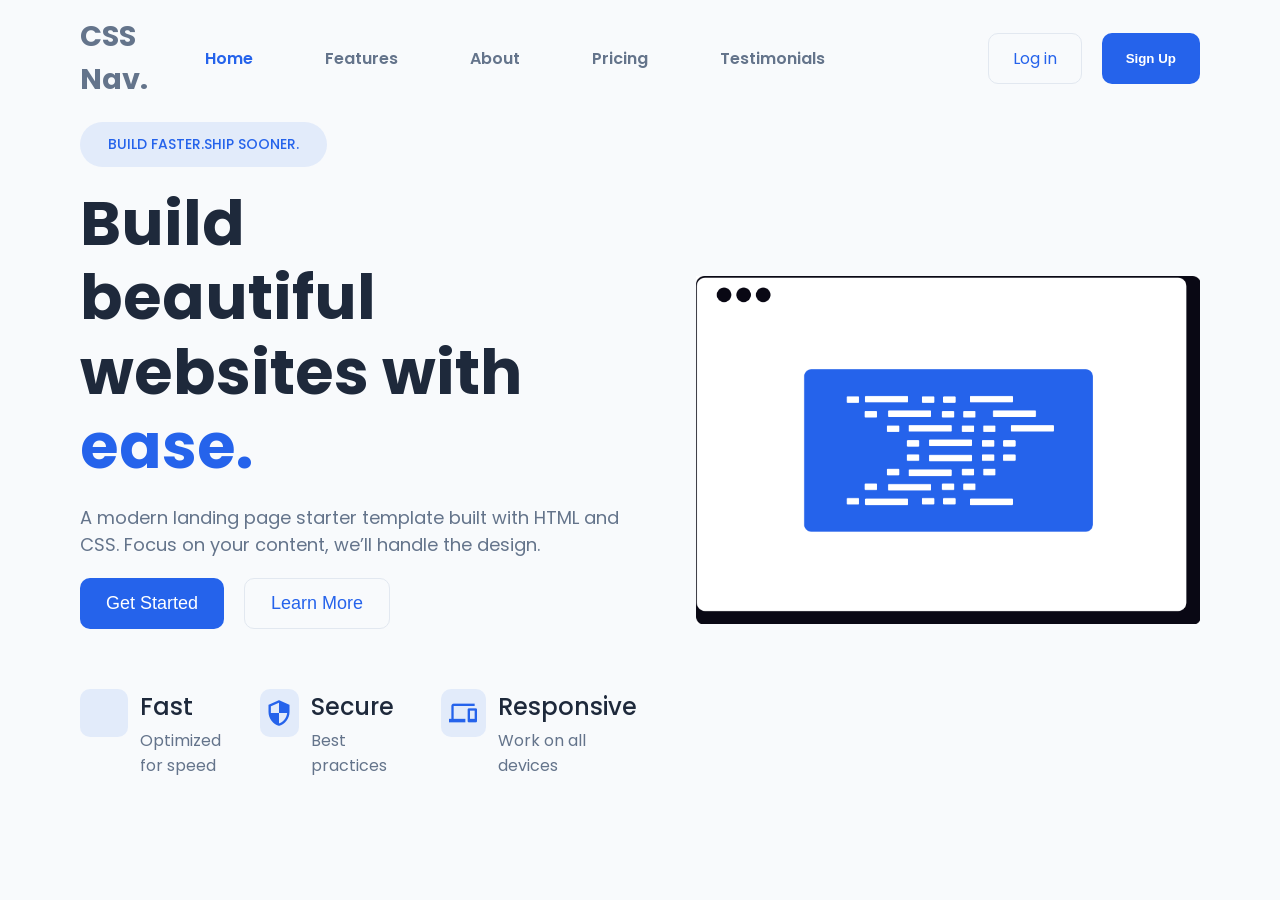
<file: index.html>
<!DOCTYPE html>
<html lang="en">

<head>
    <meta charset="UTF-8">
    <meta name="viewport" content="width=device-width, initial-scale=1.0">
    <title>CSS Nav - Landing page</title>

    <link rel="stylesheet" href="assets/css/style.css">
<link href="https://fonts.googleapis.com/css2?family=Material+Icons" rel="stylesheet">
</head>

<body>
    <!-- Navbar Section -->
    <header>
        <nav>
            <div class="logo">
                <h1>CSS Nav.</h1>
            </div>
            <ul class="nav-list">
                <li><a href="#" class="active">Home</a></li>
                <li><a href="#">Features</a></li>
                <li><a href="#">About</a></li>
                <li><a href="#">Pricing</a></li>
                <li><a href="#">Testimonials</a></li>
            </ul>
            <div class="cta">
                <a href="pages/login.html" class="btn-secondary">Log in</a>
                <button class="btn-primary">Sign Up</button>
            </div>
            <div class="ham-icon">
                <span class="material-icons ham-menu">
                    menu
                </span>
            </div>
        </nav>
    </header>

    <!-- Hero Section -->
    <section class="hero">
        <div class="hero-left">
            <p class="hero-badge">BUILD FASTER.SHIP SOONER.</p>
            <h1 class="title">Build beautiful websites with <span class="highlight">ease.</span></h1>
            <p class="desc">A modern landing page starter template built with HTML and CSS. Focus on your content, we’ll
                handle the
                design.
            </p>
            <div class="hero-cta">
                <button class="btn-primary">Get Started</button>
                <button class="btn-secondary">Learn More</button>
            </div>
            <div class="hero-benefits">
                <div>
                    <div class="benefit-icons">
                        <span class="material-icons ben-icon">
                            bolt
                        </span>
                    </div>
                    <div class="benefit-text">
                        <h3>Fast</h3>
                        <p>Optimized for speed</p>
                    </div>
                </div>
                <div>
                    <div class="benefit-icons">
                        <span class="material-icons ben-icon">
                            security
                        </span>
                    </div>
                    <div class="benefit-text">
                        <h3>Secure</h3>
                        <p>Best practices</p>
                    </div>
                </div>
                <div>
                    <div class="benefit-icons">
                        <span class="material-icons ben-icon">
                            devices
                        </span>
                    </div>
                    <div class="benefit-text">
                        <h3>Responsive</h3>
                        <p>Work on all devices</p>
                    </div>
                </div>
            </div>
        </div>
        <div class="hero-right">
            <img src="assets/hero.png" alt="hero image">
            <div class="hero-benefits">
                <div>
                    <div class="benefit-icons">
                        <span class="material-icons ben-icon">
                            bolt
                        </span>
                    </div>
                    <div class="benefit-text">
                        <h3>Fast</h3>
                        <p>Optimized for speed</p>
                    </div>
                </div>
                <div>
                    <div class="benefit-icons">
                        <span class="material-icons ben-icon">
                            security
                        </span>
                    </div>
                    <div class="benefit-text">
                        <h3>Secure</h3>
                        <p>Best practices</p>
                    </div>
                </div>
                <div>
                    <div class="benefit-icons">
                        <span class="material-icons ben-icon">
                            devices
                        </span>
                    </div>
                    <div class="benefit-text">
                        <h3>Responsive</h3>
                        <p>Work on all devices</p>
                    </div>
                </div>
            </div>
        </div>
    </section>
    
    <script src="assets/js/navbar.js"></script>
</body>

</html>
</file>
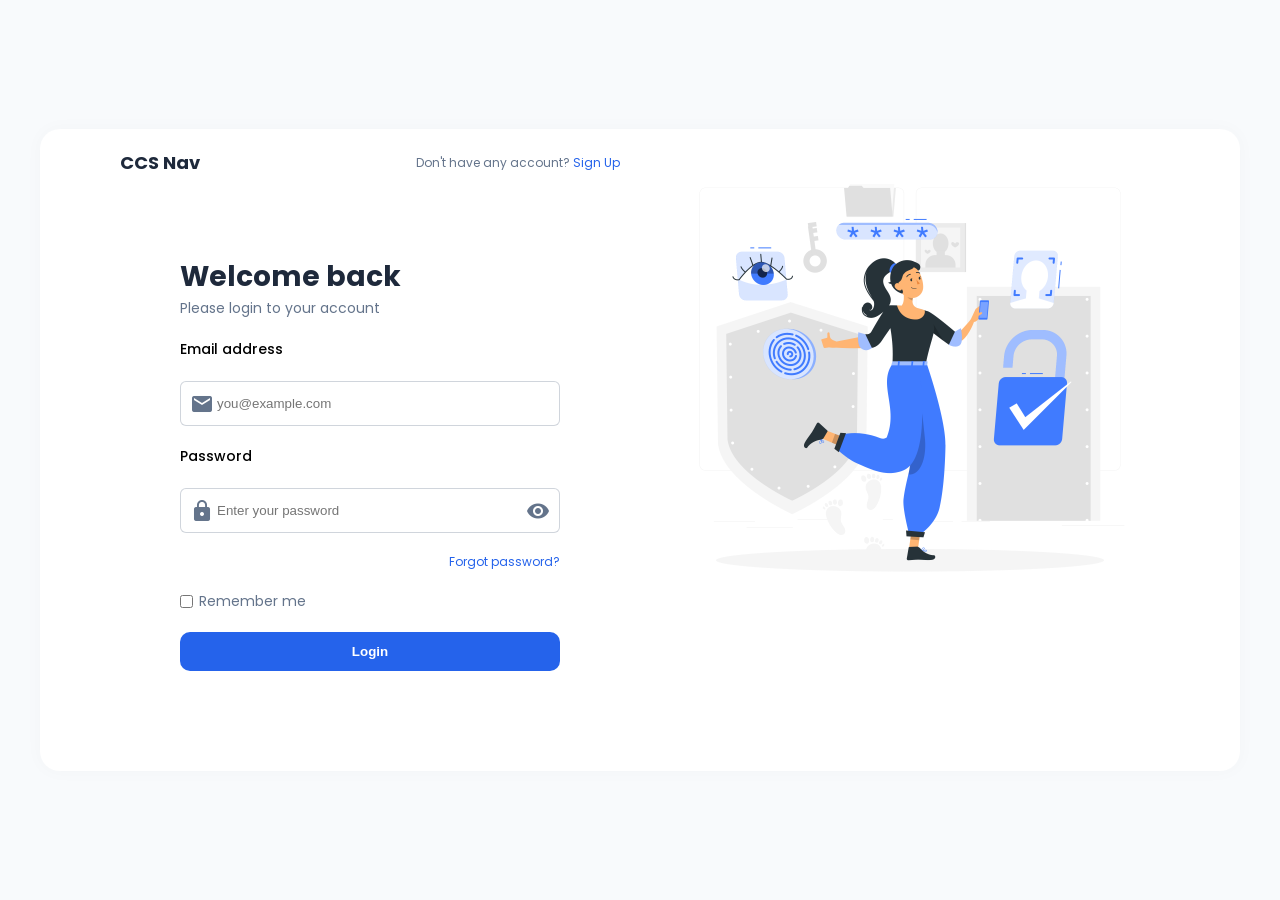
<file: login.html>
<!DOCTYPE html>
<html lang="en">

<head>
    <meta charset="UTF-8">
    <meta name="viewport" content="width=device-width, initial-scale=1.0">
    <title>Login - CSS Nav</title>

    <link rel="stylesheet" href="login.css">
    <link href="https://fonts.googleapis.com/icon?family=Material+Icons" rel="stylesheet">

</head>

<body>
    <section class="form-login">
        <form action="" class="form-left" id="form-login">
            <div class="form-head">
                <h2>CCS Nav</h2>
                <p>Don't have any account? <span><a href="">Sign Up</a></span></p>
            </div>
            <div class="form-body">
                <div>
                    <h1>Welcome back</h1>
                    <p>Please login to your account</p>
                </div>
                <div class="input-group">
                    <label for="">Email address</label>
                    <small class="error-message"></small>
                    <span class="material-icons icon-left">
                        mail
                    </span>
                    <input type="email" placeholder="you@example.com" id="email">
                </div>
                <div class="input-group">
                    <label for="">Password</label>
                    <small class="error-message"></small>
                    <span class="material-icons icon-left">
                        lock
                    </span>
                    <input type="password" placeholder="Enter your password" id="password">
                    <span class="material-icons icon-right" id="show-icon">
                        visibility
                    </span>
                    <!-- <small class="error-message">error</small> -->
                </div>
                <a href="#">Forgot password?</a>
                <div class="input-check">
                    <input type="checkbox">
                    <p>Remember me</p>
                </div>
                <button type="submit" class="btn-primary">Login</button>
            </div>
        </form>
        <div class="form-right">
            <img src="assets/Authentication-rafiki.png" alt="login image">
        </div>
    </section>
    <script src="index.js"></script>
</body>

</html>
</file>
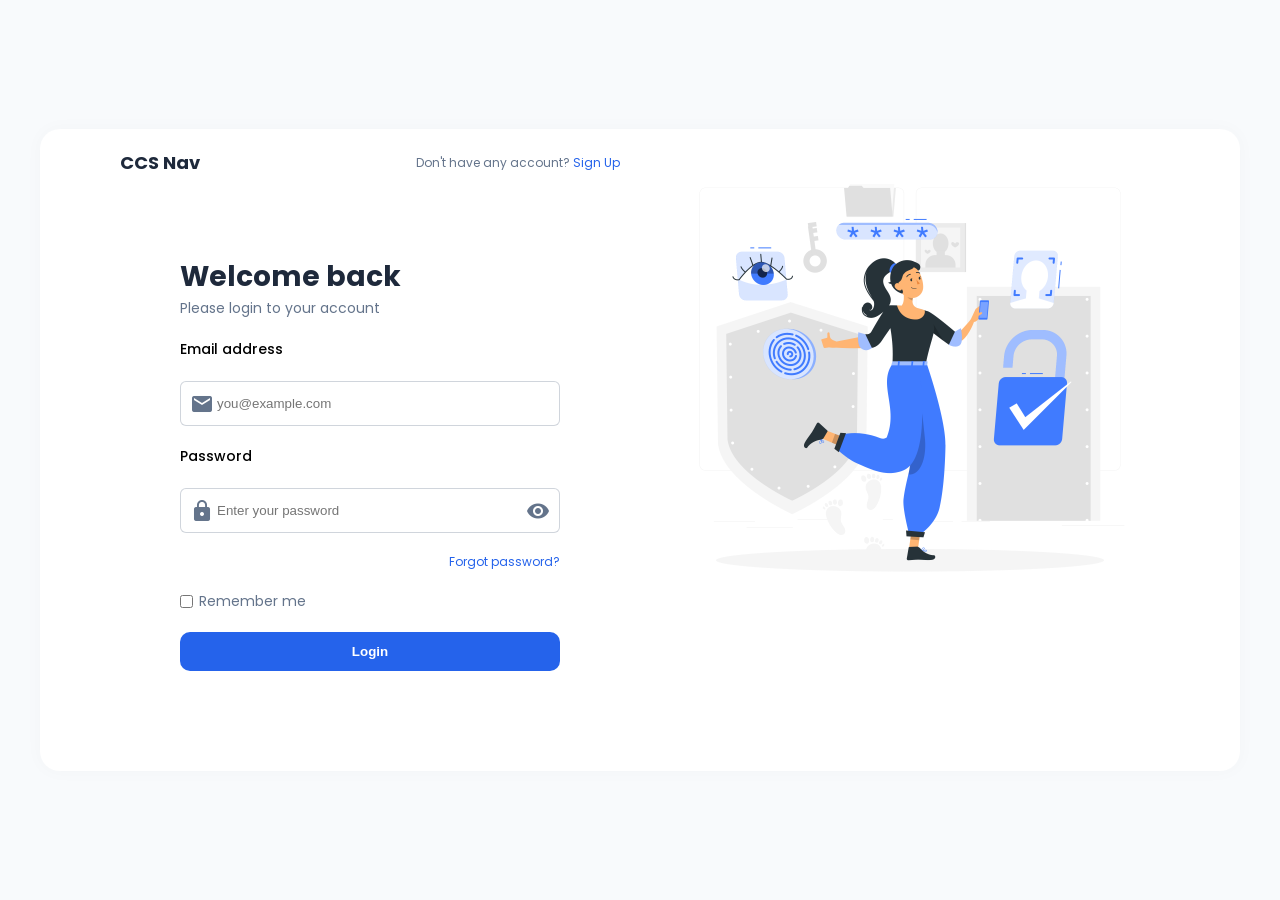
<file: pages/login.html>
<!DOCTYPE html>
<html lang="en">

<head>
    <meta charset="UTF-8">
    <meta name="viewport" content="width=device-width, initial-scale=1.0">
    <title>Login - CSS Nav</title>

    <link rel="stylesheet" href="../assets/css/login.css">
    <link href="https://fonts.googleapis.com/icon?family=Material+Icons" rel="stylesheet">

</head>

<body>
    <section class="form-login">
        <form action="" class="form-left" id="form-login">
            <div class="form-head">
                <h2>CCS Nav</h2>
                <p>Don't have any account? <span><a href="">Sign Up</a></span></p>
            </div>
            <div class="form-body">
                <div>
                    <h1>Welcome back</h1>
                    <p>Please login to your account</p>
                </div>
                <div class="input-group">
                    <label for="">Email address</label>
                    <small class="error-message"></small>
                    <span class="material-icons icon-left">
                        mail
                    </span>
                    <input type="email" placeholder="you@example.com" id="email">
                </div>
                <div class="input-group">
                    <label for="">Password</label>
                    <small class="error-message"></small>
                    <span class="material-icons icon-left">
                        lock
                    </span>
                    <input type="password" placeholder="Enter your password" id="password">
                    <span class="material-icons icon-right" id="show-icon">
                        visibility
                    </span>
                    <!-- <small class="error-message">error</small> -->
                </div>
                <a href="#">Forgot password?</a>
                <div class="input-check">
                    <input type="checkbox">
                    <p>Remember me</p>
                </div>
                <button type="submit" class="btn-primary">Login</button>
            </div>
        </form>
        <div class="form-right">
            <img src="../assets/Authentication-rafiki.png" alt="login image">
        </div>
    </section>
    <script src="../assets/js/login.js"></script>
</body>

</html>
</file>
<file: assets/css/style.css>
@import url('https://fonts.googleapis.com/css2?family=Poppins:ital,wght@0,100;0,200;0,300;0,400;0,500;0,600;0,700;0,800;0,900;1,100;1,200;1,300;1,400;1,500;1,600;1,700;1,800;1,900&display=swap');

* {
    margin: 0;
    padding: 0;
    box-sizing: border-box;
    scroll-behavior: smooth;
}

:root {
    /* Color */
    --primary-color: #2563eb;
    --secondary-color: #1e293b;
    --background-color: #f8fafc;
    --text-color: #0f172a;
    --text-secondary: #64748b;
    --border-color: #e2e8f0;

    /* Font */
    --fs-xl: 48px;
    --fs-lg: 32px;
    --fs-md: 20px;
    --fs-base: 16px;
    --fs-sm: 14px;

    /* Spacing */
    --space-1: 8px;
    --space-2: 16px;
    --space-3: 24px;
    --space-4: 32px;
    --space-5: 48px;
    --space-6: 64px;

}

body {
    background-color: var(--background-color);
    font-family: "Poppins", sans-serif;
}

.ham-icon {
    display: none;
}

.container {
    width: 90%;
    max-width: 1200px;
    margin: auto;
}

section {
    padding: 0px 80px;
    margin: 0px 0;
    height: 100vh;
}

header {
    position: fixed;
    top: 0;
    left: 0;
    width: 100%;
}

nav {
    position: relative;
    width: 100%;
    display: flex;
    justify-content: space-between;
    align-items: center;
    padding: 15px 80px;
    background-color: var(--background-color);
    z-index: 1000;
    transition: all 0.3s ease-in-out;
}

.blurred {
    backdrop-filter: blur(10px);
    background-color: rgba(255, 255, 255, 0.8);
}

nav ul {
    display: flex;
    justify-content: center;
    align-items: center;
    gap: 72px;
    font-size: 1.08em;
}

nav ul li {
    list-style: none;
}

nav ul li a {
    text-decoration: none;
    color: var(--text-secondary);
    font-size: 16px;
    font-weight: 600;
    transition: all .2s ease-in-out;
}

nav ul li a:hover {
    color: var(--primary-color);
}

nav ul li a.active {
    color: var(--primary-color);
}

.logo {
    flex: 1;
    font-size: 1.2em;
}

.logo h1 {
    color: var(--text-secondary);
}

.nav-list {
    flex: auto;
    display: flex;
    justify-content: flex-start;
}

.cta {
    flex: 2;
    display: flex;
    justify-content: flex-end;
    gap: 20px;
}

/* Button */
.btn-primary {
    background: var(--primary-color);
    color: white;
    padding: 12px 24px;
    border-radius: 10px;
    border: none;
    cursor: pointer;
    transition: 0.2s ease;
    font-weight: 600;
}

.btn-primary:hover {
    transform: translateY(-2px);
    opacity: 0.9;
}

.btn-secondary {
    background: transparent;
    border: 1px solid var(--border-color);
    padding: 12px 24px;
    border-radius: 10px;
    cursor: pointer;
    text-decoration: none;
    color: var(--primary-color);
}

.btn-secondary:hover {
    transform: translateY(-2px);
    opacity: 0.9;
}

/* hero section */
.hero {
    display: flex;
    justify-content: space-between;
    align-items: center;
    /* background-color: red; */
}

.hero-left {
    /* background-color: yellow; */
    flex: 1;
    display: flex;
    justify-content: center;
    align-items: flex-start;
    flex-direction: column;
    gap: 20px;
}

.hero-left .hero-badge {
    background-color: rgba(37, 99, 235, .1);
    color: #2563eb;
    font-size: 14px;
    font-weight: 500;
    width: fit-content;
    padding: 12px 28px;
    border-radius: 50px;
}

.hero-left .title {
    font-size: 62px;
    width: 80%;
    line-height: 1.2;
    color: #1e293b;
}

.highlight {
    color: #2563eb;
}

.hero-left .desc {
    font-size: 18px;
    max-width: 600px;
    color: #64748b;
    font-weight: 400;
}

.hero-cta {
    display: flex;
    gap: 20px;
}

.hero-left .btn-primary,
.hero-left .btn-secondary {
    font-size: 18px;
    font-weight: 500;
    cursor: pointer;
    padding: 14px 26px;
}

.hero-benefits {
    display: flex;
    gap: 38px;
    margin-top: 40px;
}

.hero-benefits>div {
    display: flex;
    gap: 12px;
}

.hero-benefits .benefit-text {
    display: flex;
    flex-direction: column;
    gap: 4px;
}

.hero-benefits .benefit-text h3 {
    font-size: 24px;
    font-weight: 500;
    color: #1e293b;
}

.hero-benefits .benefit-text p {
    font-size: 16px;
    font-weight: 400;
    color: #64748b;
}

.benefit-icons {
    display: flex;
    justify-content: center;
    align-items: center;
    width: 48px;
    height: 48px;
    background-color: rgba(37, 99, 235, .1);
    border-radius: 10px;
}

.material-icons.ben-icon {
    color: var(--primary-color);
    font-size: 28px;
}

.hero-right {
    /* background-color: blue; */
    flex: 1;
    display: flex;
    justify-content: flex-end;
}

.hero-right img {
    width: 90%;
}

.hero-right .hero-benefits {
    display: none;
} 

@media (max-width: 768px) {
    nav {
        width: 100%;
        display: flex;
        justify-content: space-between;
        align-items: center;
        padding: 15px 20px;
    }

    .logo {
        font-size: .9em;
    }

    nav ul {
        position: absolute;
        top: 74px;
        right: 0px;
        flex-direction: column;
        backdrop-filter: blur(10px);
        background-color: rgba(255, 255, 255, 0.8);
        gap: 0;
        transform: translateX(140px);
        opacity: 0;
        transition: all .3s ease-in-out;
    }

    .show-nav {
        right: 20px;
        transform: translateX(0px);
        opacity: 1;
    }

    nav ul li {
        background-color: transparent;
        padding: 10px 40px;
        text-align: center;
        transition: all .3s ease-in-out;
        width: 100%;
    }

    nav ul li:hover {
        background-color: var(--primary-color);
    }

    nav ul li a {
        color: var(--text-secondary);
        text-decoration: none;
        transition: all .3s ease-in-out;
    }

    nav ul li:hover a {
        color: white;
    }

    .ham-icon {
        display: flex;
        cursor: pointer;
    }

    .material-icons.ham-menu {
        color: var(--text-secondary);
        font-size: 32px
    }

    .cta {
        display: none;
    }

    /* SECTION */
    section {
        padding: 120px 20px 60px;
        height: auto;
    }

    /* HERO */
    .hero {
        flex-direction: column;
        gap: 50px;
    }

    /* HERO LEFT */
    .hero-left {
        align-items: center;
        text-align: center;
        gap: 24px;
    }

    .hero-left .hero-badge {
        font-size: 13px;
        padding: 10px 22px;
    }

    .hero-left .title {
        width: 100%;
        font-size: 48px;
        line-height: 1.1;
    }

    .hero-left .desc {
        width: 100%;
        font-size: 17px;
        line-height: 1.7;
    }

    /* CTA */
    .hero-cta {
        width: 100%;
        flex-direction: column;
    }

    .hero-left .btn-primary,
    .hero-left .btn-secondary {
        width: 100%;

        font-size: 16px;

        padding: 16px 20px;
    }

    /* BENEFITS */
    .hero-benefits {
        display: none;
    }

    .hero-benefits .benefit-text h3 {
        font-size: 14px;
        text-align: center;
    }

    .hero-benefits .benefit-text p {
        font-size: 10px;
        text-align: center;
    }

    /* HERO RIGHT */
    .hero-right {
        flex-direction: column;
        justify-content: center;
    }

    .hero-right .hero-benefits {
        display: flex;
        gap: 0;
    }

    .hero-right .hero-benefits > div {
        flex-direction: column;
        justify-content: center;
        align-items: center;
        /* background-color: rebeccapurple; */
        width: 100%;
        gap: 8px;
    }

    .hero-right .hero-benefits .benefit-text {
     gap: 0;
    }

    .benefit-icons {
    display: flex;
    justify-content: center;
    align-items: center;
    width: 38px;
    height: 38px;
    background-color: rgba(37, 99, 235, .1);
    border-radius: 10px;
}

.material-icons.ben-icon {
    color: var(--primary-color);
    font-size: 18px;
}

    .hero-right img {
        width: 100%;
        max-width: 500px;
    }
}
</file>
<file: login.css>
@import url("style.css");

body {
  height: 100vh;
  display: flex;
  justify-content: center;
  align-items: center;
  background-color: #f8fafc;
}

.form-login {
  display: flex;
  gap: 40px;
  max-width: 1200px;
  height: auto;
  background-color: #fff;
  margin: 0 auto;
  border-radius: 20px;
  box-shadow: 0px 0px 16px 3px rgba(0, 0, 0, 0.02);
}

.form-left {
  flex: 1;
  display: flex;
  flex-direction: column;
  padding: 20px 0;
  /* background-color: red; */
}

.form-head {
  display: flex;
  justify-content: space-between;
  align-items: center;
}

.form-head h2 {
  font-size: 18px;
  color: #1e293b;
}
.form-head p {
  font-size: 12px;
  color: #64748b;
}

.form-head p span a {
  color: #2563eb;
  text-decoration: none;
}

.form-body {
  display: flex;
  flex-direction: column;
  gap: 20px;
  padding: 80px 60px;
}

.form-body > div > h1 {
  font-size: 28px;
  color: #1e293b;
}

.form-body > div > p {
  font-size: 14px;
  color: #64748b;
}

.form-body .input-group {
  display: flex;
  flex-direction: column;
  gap: 8px;
  position: relative;
}

.form-body .input-group label {
  font-size: 14px;
  font-weight: 500;
}

.form-body .input-group .icon-left {
  position: absolute;
  bottom: 10px;
  left: 10px;
  color: #64748b;
  z-index: 99;
}

.form-body .input-group .icon-right {
  position: absolute;
  bottom: 10px;
  right: 10px;
  color: #64748b;
  z-index: 99;
  cursor: pointer;
}
.form-body .input-group input {
  padding: 14px 24px 14px 36px;
  border-radius: 6px;
  border: 1px solid rgba(100, 116, 139, 0.3);
}

.input-group input:focus {
  outline: none;
  border-color: #2563eb;
  box-shadow: 0 0 5px rgba(37, 99, 235, 0.4);
}

.input-group.error input {
  border-color: red;
  /* box-shadow: 0 0 5px rgba(37, 99, 235, 0.4); */
}
.input-group.success input {
  border-color: green;
  /* box-shadow: 0 0 5px rgba(37, 99, 235, 0.4); */
}

.error-message {
    color: red;
    font-size: 14px;
    margin-top: 5px;
}

.form-body a {
  text-align: end;
  text-decoration: none;
  font-size: 12px;
  color: #2563eb;
}

.form-body .input-check {
  display: flex;
  gap: 6px;
}

.form-right {
  flex: 1;
  /* background-color: blue; */
}
.form-right img {
  width: 100%;
}

@media (max-width: 768px) {
  .form-login {
    width: 100%;
  }

  .form-body {
    padding: 80px 0px;
  }

  .form-right {
    display: none;
  }
}
</file>
<file: assets/css/login.css>
@import url("./style.css");

body {
  height: 100vh;
  display: flex;
  justify-content: center;
  align-items: center;
  background-color: #f8fafc;
}

.form-login {
  display: flex;
  gap: 40px;
  max-width: 1200px;
  height: auto;
  background-color: #fff;
  margin: 0 auto;
  border-radius: 20px;
  box-shadow: 0px 0px 16px 3px rgba(0, 0, 0, 0.02);
}

.form-left {
  flex: 1;
  display: flex;
  flex-direction: column;
  padding: 20px 0;
  /* background-color: red; */
}

.form-head {
  display: flex;
  justify-content: space-between;
  align-items: center;
}

.form-head h2 {
  font-size: 18px;
  color: #1e293b;
}
.form-head p {
  font-size: 12px;
  color: #64748b;
}

.form-head p span a {
  color: #2563eb;
  text-decoration: none;
}

.form-body {
  display: flex;
  flex-direction: column;
  gap: 20px;
  padding: 80px 60px;
}

.form-body > div > h1 {
  font-size: 28px;
  color: #1e293b;
}

.form-body > div > p {
  font-size: 14px;
  color: #64748b;
}

.form-body .input-group {
  display: flex;
  flex-direction: column;
  gap: 8px;
  position: relative;
}

.form-body .input-group label {
  font-size: 14px;
  font-weight: 500;
}

.form-body .input-group .icon-left {
  position: absolute;
  bottom: 10px;
  left: 10px;
  color: #64748b;
  z-index: 99;
}

.form-body .input-group .icon-right {
  position: absolute;
  bottom: 10px;
  right: 10px;
  color: #64748b;
  z-index: 99;
  cursor: pointer;
}
.form-body .input-group input {
  padding: 14px 24px 14px 36px;
  border-radius: 6px;
  border: 1px solid rgba(100, 116, 139, 0.3);
}

.input-group input:focus {
  outline: none;
  border-color: #2563eb;
  box-shadow: 0 0 5px rgba(37, 99, 235, 0.4);
}

.input-group.error input {
  border-color: red;
  /* box-shadow: 0 0 5px rgba(37, 99, 235, 0.4); */
}
.input-group.success input {
  border-color: green;
  /* box-shadow: 0 0 5px rgba(37, 99, 235, 0.4); */
}

.error-message {
  color: red;
  font-size: 14px;
  margin-top: 5px;
}

.form-body a {
  text-align: end;
  text-decoration: none;
  font-size: 12px;
  color: #2563eb;
}

.form-body .input-check {
  display: flex;
  gap: 6px;
}

.form-right {
  flex: 1;
  /* background-color: blue; */
}
.form-right img {
  width: 100%;
}

@media (max-width: 768px) {
  .form-login {
    width: 100%;
  }

  .form-body {
    padding: 80px 0px;
  }

  .form-right {
    display: none;
  }
}
</file>
